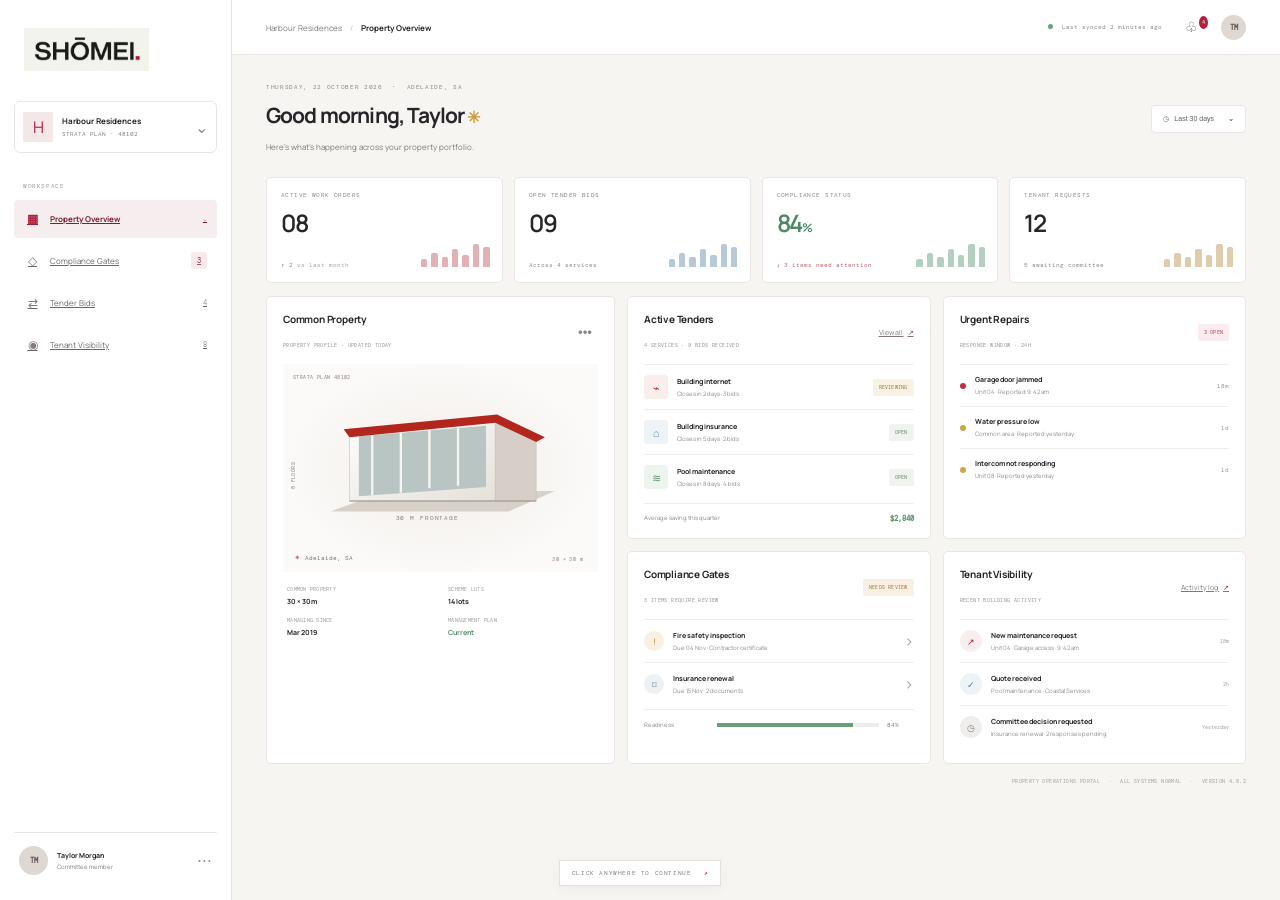
<file: startup-landing-page/index.html>
<!doctype html>
<html lang="en">
  <head>
    <meta charset="UTF-8" />
    <meta name="viewport" content="width=device-width, initial-scale=1.0" />
    <meta name="theme-color" content="#f4f2ed" />
    <meta name="description" content="A familiar property operations dashboard—until you see what comes next." />
    <title>Property Overview — Shōmei</title>
    <link rel="preconnect" href="https://fonts.googleapis.com" />
    <link rel="preconnect" href="https://fonts.gstatic.com" crossorigin />
    <link href="https://fonts.googleapis.com/css2?family=DM+Mono:wght@400;500&family=Manrope:wght@400;500;600;700;800&display=swap" rel="stylesheet" />
    <link rel="stylesheet" href="bait.css" />
  </head>
  <body class="bait-page">
    <aside class="legacy-sidebar">
      <a class="legacy-brand" href="#" aria-label="Shōmei home"><img src="assets/shomei-wordmark.png" alt="Shōmei" /></a>
      <div class="workspace-switch"><span class="workspace-icon">H</span><span><b>Harbour Residences</b><small>STRATA PLAN · 48102</small></span><i>⌄</i></div>
      <p class="side-label">WORKSPACE</p>
      <nav><a class="selected" href="#overview"><span>▦</span>Property Overview <b>⌄</b></a><a href="#compliance"><span>◇</span>Compliance Gates <b class="side-alert">3</b></a><a href="#tenders"><span>⇄</span>Tender Bids <b>4</b></a><a href="#tenants"><span>◉</span>Tenant Visibility <b>8</b></a></nav>
      <div class="side-bottom"><div class="avatar">TM</div><span><b>Taylor Morgan</b><small>Committee member</small></span><i>•••</i></div>
    </aside>
    <div class="legacy-main" id="overview">
      <header class="legacy-topbar"><div><span class="crumb">Harbour Residences</span><span class="crumb-sep">/</span><b>Property Overview</b></div><div class="top-actions"><span class="last-sync"><i></i> Last synced 2 minutes ago</span><button aria-label="Notifications">♧<sup>4</sup></button><div class="avatar small-avatar">TM</div></div></header>
      <main class="dashboard-content">
        <div class="dashboard-heading"><div><p>THURSDAY, 22 OCTOBER 2026 <span>·</span> ADELAIDE, SA</p><h1>Good morning, Taylor <span>✳</span></h1><small>Here’s what’s happening across your property portfolio.</small></div><button class="date-button">◷ &nbsp; Last 30 days <b>⌄</b></button></div>
        <div class="metric-grid">
          <article class="metric-card"><span>ACTIVE WORK ORDERS</span><b>08</b><small class="up">↑ 2 <i>vs last month</i></small><div class="spark spark-red"><i></i><i></i><i></i><i></i><i></i><i></i><i></i></div></article>
          <article class="metric-card"><span>OPEN TENDER BIDS</span><b>09</b><small class="flat">Across 4 services</small><div class="spark spark-blue"><i></i><i></i><i></i><i></i><i></i><i></i><i></i></div></article>
          <article class="metric-card"><span>COMPLIANCE STATUS</span><b class="metric-ready">84<em>%</em></b><small class="down">↓ 3 items need attention</small><div class="spark spark-green"><i></i><i></i><i></i><i></i><i></i><i></i><i></i></div></article>
          <article class="metric-card"><span>TENANT REQUESTS</span><b>12</b><small class="flat">5 awaiting committee</small><div class="spark spark-gold"><i></i><i></i><i></i><i></i><i></i><i></i><i></i></div></article>
        </div>
        <div class="widget-grid">
          <section class="widget property-widget"><div class="widget-title"><div><h2>Common Property</h2><small>PROPERTY PROFILE · UPDATED TODAY</small></div><button>•••</button></div><div class="property-visual"><span class="property-tag">STRATA PLAN 48102</span><svg viewBox="0 0 540 235" role="img" aria-label="Building profile sketch"><defs><linearGradient id="tower" x1="0" x2="1" y1="0" y2="1"><stop stop-color="#fff"/><stop offset="1" stop-color="#e5e0d9"/></linearGradient></defs><path d="M81 192 387 192 466 157 178 157Z" fill="#d7d1c9"/><path d="M114 174V51l250-20v143Z" fill="url(#tower)" stroke="#c8c0b8"/><path d="m364 31 70 33v110h-70Z" fill="#d7cec7" stroke="#c8c0b8"/><path d="M130 63 348 45v105l-218 16Z" fill="#b8c5c3"/><path d="M153 61v103m49-108v104m49-108v100m49-104v100" stroke="#f7f5f1" stroke-width="4"/><path d="M104 51 367 26l82 39-15 8-70-33-250 25Z" fill="#b3261e"/><path d="M114 174h320" stroke="#9a9087" stroke-width="2"/><text x="193" y="207" fill="#827a72" font-family="DM Mono,monospace" font-size="10" letter-spacing="1.5">30 M FRONTAGE</text></svg><div class="dimension dimension-width">30 × 30 m</div><div class="dimension dimension-height">8 FLOORS</div><div class="map-dot">⌖ <span>Adelaide, SA</span></div></div><div class="property-facts"><div><small>COMMON PROPERTY</small><b>30 × 30m</b></div><div><small>SCHEME LOTS</small><b>14 lots</b></div><div><small>MANAGING SINCE</small><b>Mar 2019</b></div><div><small>MANAGEMENT PLAN</small><b class="green-dot">Current</b></div></div></section>
          <section class="widget tender-widget" id="tenders"><div class="widget-title"><div><h2>Active Tenders</h2><small>4 SERVICES · 9 BIDS RECEIVED</small></div><a href="#tenders">View all <span>↗</span></a></div><div class="tender-row"><span class="service-icon red-icon">⌁</span><div><b>Building internet</b><small>Closes in 2 days · 3 bids</small></div><span class="tender-status reviewing">REVIEWING</span></div><div class="tender-row"><span class="service-icon blue-icon">⌂</span><div><b>Building insurance</b><small>Closes in 5 days · 2 bids</small></div><span class="tender-status open-status">OPEN</span></div><div class="tender-row"><span class="service-icon green-icon">≋</span><div><b>Pool maintenance</b><small>Closes in 8 days · 4 bids</small></div><span class="tender-status open-status">OPEN</span></div><div class="tender-foot">Average saving this quarter <b>$2,840</b></div></section>
          <section class="widget repair-widget"><div class="widget-title"><div><h2>Urgent Repairs</h2><small>RESPONSE WINDOW · 24H</small></div><span class="urgent-count">3 OPEN</span></div><div class="repair-row"><span class="priority-dot"></span><div><b>Garage door jammed</b><small>Unit 04 · Reported 9:42 am</small></div><span class="repair-age">18m</span></div><div class="repair-row"><span class="priority-dot medium"></span><div><b>Water pressure low</b><small>Common area · Reported yesterday</small></div><span class="repair-age">1d</span></div><div class="repair-row"><span class="priority-dot medium"></span><div><b>Intercom not responding</b><small>Unit 08 · Reported yesterday</small></div><span class="repair-age">1d</span></div></section>
          <section class="widget compliance-widget" id="compliance"><div class="widget-title"><div><h2>Compliance Gates</h2><small>3 ITEMS REQUIRE REVIEW</small></div><span class="review-pill">NEEDS REVIEW</span></div><div class="compliance-line"><span class="gate-icon">!</span><div><b>Fire safety inspection</b><small>Due 04 Nov · Contractor certificate</small></div><span>›</span></div><div class="compliance-line"><span class="gate-icon pale-gate">⌑</span><div><b>Insurance renewal</b><small>Due 15 Nov · 2 documents</small></div><span>›</span></div><div class="compliance-meter"><span>Readiness</span><div><i></i></div><b>84%</b></div></section>
          <section class="widget activity-widget" id="tenants"><div class="widget-title"><div><h2>Tenant Visibility</h2><small>RECENT BUILDING ACTIVITY</small></div><a href="#tenants">Activity log <span>↗</span></a></div><div class="activity-row"><span class="activity-symbol">↗</span><div><b>New maintenance request</b><small>Unit 04 · Garage access · 9:42 am</small></div><span>18m</span></div><div class="activity-row"><span class="activity-symbol blue-activity">✓</span><div><b>Quote received</b><small>Pool maintenance · Coastal Services</small></div><span>2h</span></div><div class="activity-row"><span class="activity-symbol gray-activity">◷</span><div><b>Committee decision requested</b><small>Insurance renewal · 2 responses pending</small></div><span>Yesterday</span></div></section>
        </div>
        <div class="legacy-footnote">PROPERTY OPERATIONS PORTAL <span>·</span> ALL SYSTEMS NORMAL <span>·</span> VERSION 4.8.2</div>
      </main>
    </div>
    <div class="click-catcher" role="button" tabindex="0" aria-label="Continue to Shōmei" title="Click anywhere to continue"><span>CLICK ANYWHERE TO CONTINUE <b>↗</b></span></div>
    <section class="transition-screen" aria-live="assertive"><div class="transition-copy"><h2>Just Kidding!<br />Zero Dashboards.</h2><p>Building committees don't want another portal to log into.</p></div></section>
    <script src="bait.js"></script>
  </body>
</html>
</file>
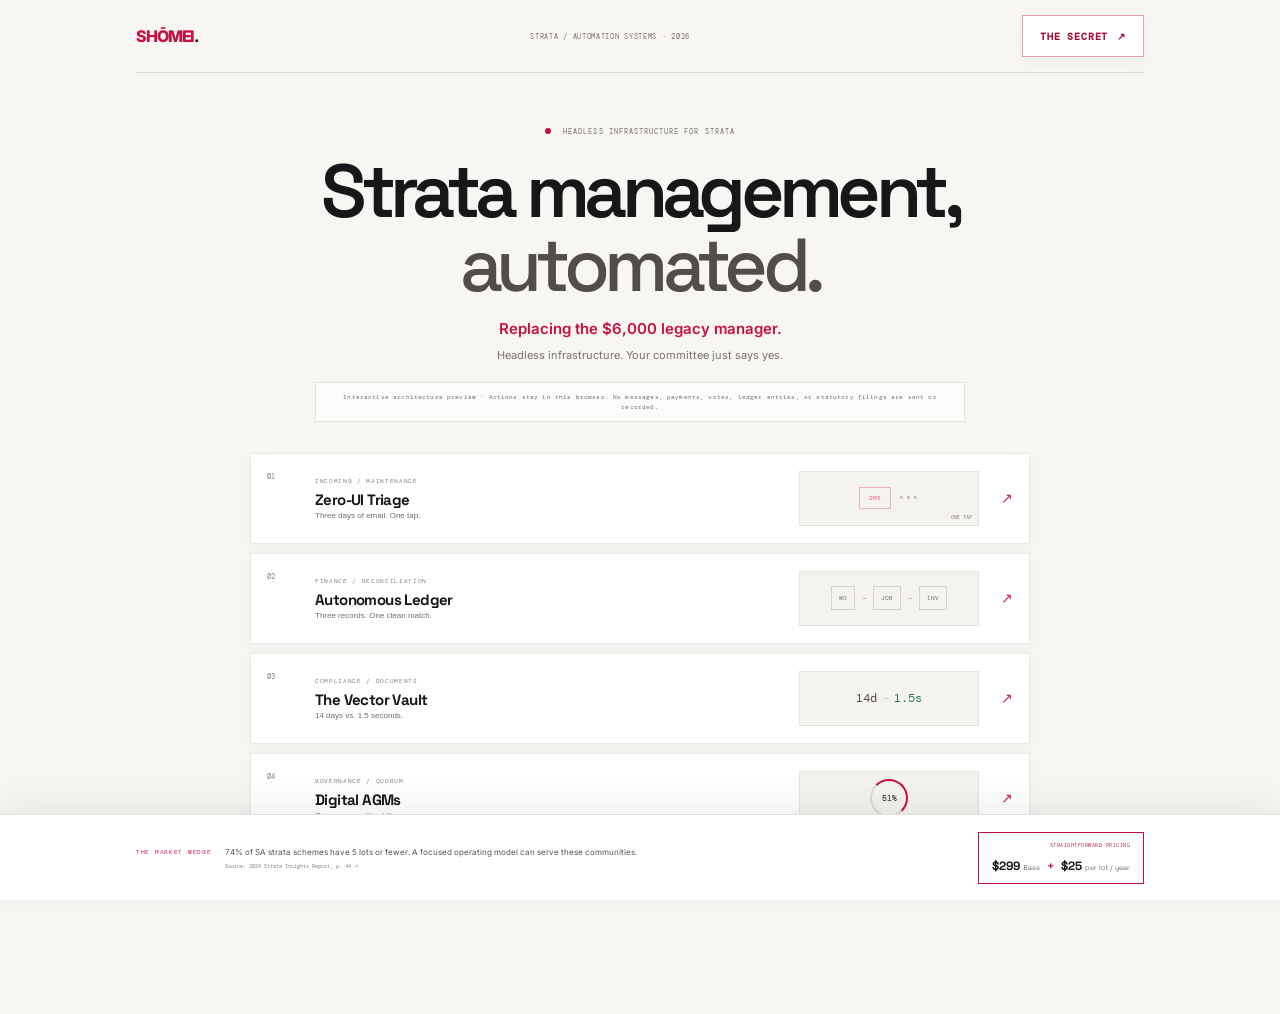
<file: startup-landing-page/hub.html>
<!doctype html>
<html lang="en">
  <head>
    <meta charset="UTF-8" />
    <meta name="viewport" content="width=device-width, initial-scale=1.0" />
    <meta name="theme-color" content="#111013" />
    <meta name="description" content="Explore Shōmei's SMS-first strata operations architecture." />
    <title>Shōmei — Strata management, automated</title>
    <link rel="preconnect" href="https://fonts.googleapis.com" />
    <link rel="preconnect" href="https://fonts.gstatic.com" crossorigin />
    <link href="https://fonts.googleapis.com/css2?family=DM+Mono:wght@400;500&family=Inter:wght@400;500;600;700;800&family=Space+Grotesk:wght@400;500;600;700&display=swap" rel="stylesheet" />
    <link rel="stylesheet" href="hub.css" />
  </head>
  <body>
    <main class="hub-page">
      <header class="hub-header"><a class="hub-wordmark" href="index.html">SHŌMEI<span>.</span></a><span class="hub-index">STRATA / AUTOMATION SYSTEMS <i>·</i> 2026</span><a class="secret-top" href="reveal.html">THE SECRET <span>↗</span></a></header>
      <section class="hub-intro"><p class="eyebrow"><i></i> HEADLESS INFRASTRUCTURE FOR STRATA</p><h1>Strata management,<br /><em>automated.</em></h1><p class="replacement">Replacing the $6,000 legacy manager.</p><p class="hook">Headless infrastructure. Your committee just says yes.</p><div class="preview-note">Interactive architecture preview · Actions stay in this browser. No messages, payments, votes, ledger entries, or statutory filings are sent or recorded.</div></section>
      <section class="pillar-list" aria-label="Explore Shōmei infrastructure pillars">
        <button class="pillar-card" data-open="triage-modal"><span class="pillar-number">01</span><span class="pillar-main"><small>INCOMING / MAINTENANCE</small><strong>Zero-UI Triage</strong><em>Three days of email. One tap.</em></span><span class="pillar-art art-sms"><i>SMS</i><b>•••</b><span>ONE TAP</span></span><span class="pillar-arrow">↗</span></button>
        <button class="pillar-card" data-open="ledger-modal"><span class="pillar-number">02</span><span class="pillar-main"><small>FINANCE / RECONCILIATION</small><strong>Autonomous Ledger</strong><em>Three records. One clean match.</em></span><span class="pillar-art art-ledger"><i>WO</i><b>→</b><i>JOB</i><b>→</b><i>INV</i></span><span class="pillar-arrow">↗</span></button>
        <button class="pillar-card" data-open="vault-modal"><span class="pillar-number">03</span><span class="pillar-main"><small>COMPLIANCE / DOCUMENTS</small><strong>The Vector Vault</strong><em>14 days vs. 1.5 seconds.</em></span><span class="pillar-art art-vault"><i>14d</i><b>→</b><i>1.5s</i></span><span class="pillar-arrow">↗</span></button>
        <button class="pillar-card" data-open="agm-modal"><span class="pillar-number">04</span><span class="pillar-main"><small>GOVERNANCE / QUORUM</small><strong>Digital AGMs</strong><em>Consensus, without the room.</em></span><span class="pillar-art art-agm"><i></i><b>51%</b></span><span class="pillar-arrow">↗</span></button>
      </section>
      <footer class="market-footer"><div class="market-wedge"><b>THE MARKET WEDGE</b><span>74% of SA strata schemes have 5 lots or fewer. A focused operating model can serve these communities.</span><a href="https://vic.strata.community/wp-content/uploads/2025/12/2024-Strata-Insights-Report-Reissue-Oct2025.pdf" target="_blank" rel="noreferrer">Source: 2024 Strata Insights Report, p. 44 ↗</a></div><div class="price-box"><small>STRAIGHTFORWARD PRICING</small><strong>$299 <i>Base</i> <span>+</span> $25 <i>per lot / year</i></strong></div></footer>
    </main>

    <dialog class="feature-modal" id="triage-modal" aria-labelledby="triage-title"><div class="modal-frame"><a class="modal-secret" href="reveal.html">THE SECRET ↗</a><button class="modal-close" aria-label="Close feature">×</button><div class="modal-meta"><span>01 / SMS ENGINE</span><span>ZERO-UI TRIAGE</span></div><h2 id="triage-title">Three days of email.<br /><em>One tap.</em></h2><p class="modal-deck">Maintenance coordination, from one plain-language message.</p><div class="sms-phone"><div class="phone-header"><span>‹</span><b>SHŌMEI <i>·</i> HARBOUR RESIDENCES</b><span>•••</span></div><div class="chat-window" id="chat-window"><div class="chat-time">TODAY · 9:42 AM</div><div class="chat-placeholder">Your building assistant is ready.</div></div><div class="phone-controls"><button class="action-button" id="trigger-maintenance">Trigger Maintenance Workflow <span>↗</span></button><small>PREVIEW ONLY · NO MESSAGE SENT</small></div></div></div></dialog>

    <dialog class="feature-modal" id="ledger-modal" aria-labelledby="ledger-title"><div class="modal-frame wide-frame"><a class="modal-secret" href="reveal.html">THE SECRET ↗</a><button class="modal-close" aria-label="Close feature">×</button><div class="modal-meta"><span>02 / FINANCE SYSTEM</span><span>AUTONOMOUS LEDGER</span></div><h2 id="ledger-title">Three records.<br /><em>One clean match.</em></h2><p class="modal-deck">One pass matches the work order, completion, and contractor invoice.</p><div class="ledger-topbar">SINKING FUND LEDGER <b id="fund-balance">$14,200</b></div><div class="ledger-flow" id="ledger-flow"><article class="ledger-node"><small>01 / WORK ORDER</small><b>WO-204</b><span>Garage door repair</span><strong>$150.00</strong><i>AWAITING MATCH</i></article><div class="match-line"><span></span></div><article class="ledger-node"><small>02 / JOB COMPLETION</small><b>OCT 28</b><span>Status: Complete</span><strong>Committee record</strong><i>AWAITING MATCH</i></article><div class="match-line"><span></span></div><article class="ledger-node"><small>03 / CONTRACTOR INVOICE</small><b>INV-204</b><span>Harbour Locksmith</span><strong>$150.00</strong><i>AWAITING MATCH</i></article><div class="match-stamp" id="match-stamp">MATCH VERIFIED</div></div><button class="action-button" id="reconcile-ledger">Execute EOM Reconciliation <span>↗</span></button><p class="result-note" id="ledger-note">Double-entry flow preview. No ledger entry is posted.</p></div></dialog>

    <dialog class="feature-modal vault-modal" id="vault-modal" aria-labelledby="vault-title"><div class="modal-frame wide-frame"><a class="modal-secret" href="reveal.html">THE SECRET ↗</a><button class="modal-close" aria-label="Close feature">×</button><div class="modal-meta"><span>03 / COMPLIANCE SYSTEM</span><span>THE VECTOR VAULT</span></div><h2 id="vault-title">14 days vs.<br /><em>1.5 seconds.</em></h2><div class="vault-halves"><section class="legacy-side"><small>LEGACY METHOD</small><h3>Statutory Form 3 Request</h3><div class="wait-readout"><strong>14</strong><span>DAYS WAIT</span></div><div class="wait-track"><i></i></div><b class="search-fee">$150 <small>SEARCH FEE</small></b></section><section class="engine-side"><small>SHŌMEI OS / VECTOR QUERY</small><div class="vault-display"><div class="radial-ring" id="radial-ring"><i>◎</i></div><div class="vault-result" id="vault-result"><span>FORM 3</span><b>FORM 3 STATUTORY PACK</b><small>PREVIEW READY · NO FILING OCCURS</small></div></div><button class="hold-query" id="hold-query"><span class="hold-caption">HOLD TO EXECUTE<br />VECTOR QUERY</span><i class="hold-ring"></i></button><div class="vault-metrics"><span>ELAPSED <b id="vault-time">0.0s</b></span><span>FEE <b id="vault-fee">$150.00</b></span></div></section></div><p class="result-note">Complex legal boundaries resolved and formatted instantly. No statutory document is filed.</p></div></dialog>

    <dialog class="feature-modal" id="agm-modal" aria-labelledby="agm-title"><div class="modal-frame wide-frame"><a class="modal-secret" href="reveal.html">THE SECRET ↗</a><button class="modal-close" aria-label="Close feature">×</button><div class="modal-meta"><span>04 / GOVERNANCE SYSTEM</span><span>DIGITAL AGMS</span></div><h2 id="agm-title">Consensus,<br /><em>without the room.</em></h2><p class="modal-deck">See how an asynchronous vote could reach quorum.</p><div class="agm-dashboard"><aside class="agm-metric"><small>SCHEDULE B FEES SAVED</small><b id="fees-counter">$0</b><i>ILLUSTRATIVE SAVING</i></aside><div class="quorum-center"><div class="quorum-ring"><svg viewBox="0 0 260 260" aria-hidden="true"><circle class="quorum-track" cx="130" cy="130" r="112"/><circle class="quorum-progress" id="quorum-progress" cx="130" cy="130" r="112"/></svg><div><small>MEETING QUORUM</small><b id="quorum-percent">0%</b><strong id="quorum-message">AWAITING VOTES</strong></div></div><div class="incoming-votes" id="incoming-votes"></div></div><aside class="agm-metric owners-metric"><small>OWNERS INVITED</small><b>10</b><i>SCHEME MEMBERS</i></aside></div><button class="action-button" id="dispatch-polls">Dispatch Polling Links <span>↗</span></button><p class="result-note">Sample response sequence · no links are sent and no owner votes are recorded.</p></div></dialog>
    <script src="hub.js"></script>
  </body>
</html>
</file>
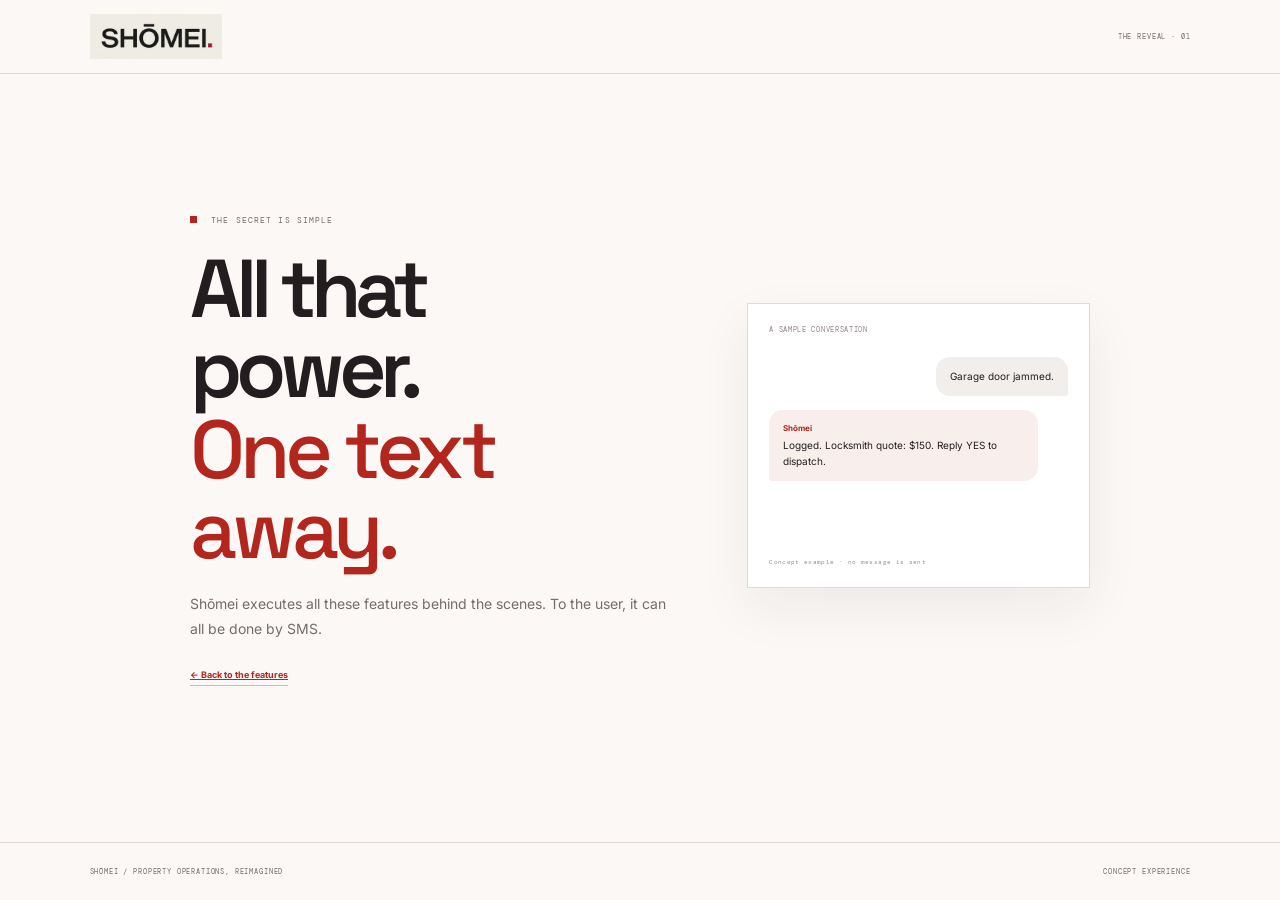
<file: startup-landing-page/reveal.html>
<!doctype html>
<html lang="en">
  <head>
    <meta charset="UTF-8" />
    <meta name="viewport" content="width=device-width, initial-scale=1.0" />
    <meta name="theme-color" content="#fbf8f5" />
    <meta name="description" content="The secret behind Shōmei: powerful property operations, all through SMS." />
    <title>Shōmei — The secret</title>
    <link rel="preconnect" href="https://fonts.googleapis.com" />
    <link rel="preconnect" href="https://fonts.gstatic.com" crossorigin />
    <link href="https://fonts.googleapis.com/css2?family=DM+Mono:wght@400;500&family=Inter:wght@400;500;600;700;800&family=Space+Grotesk:wght@400;500;600;700&display=swap" rel="stylesheet" />
    <link rel="stylesheet" href="reveal.css" />
  </head>
  <body>
    <header><a href="index.html" aria-label="Back to Shōmei landing page"><img src="assets/shomei-wordmark.png" alt="Shōmei" /></a><span>THE REVEAL <i>·</i> 01</span></header>
    <main>
      <p class="eyebrow"><span></span> THE SECRET IS SIMPLE</p>
      <h1>All that power.<br /><em>One text away.</em></h1>
      <p class="lede">Shōmei executes all these features behind the scenes. To the user, it can all be done by SMS.</p>
      <div class="message-card" aria-label="Example SMS conversation">
        <span class="message-label">A SAMPLE CONVERSATION</span>
        <div class="message user">Garage door jammed.</div>
        <div class="message reply"><b>Shōmei</b>Logged. Locksmith quote: $150. Reply YES to dispatch.</div>
        <small>Concept example · no message is sent</small>
      </div>
      <a class="back-link" href="hub.html">← Back to the features</a>
    </main>
    <footer><span>SHŌMEI / PROPERTY OPERATIONS, REIMAGINED</span><span>CONCEPT EXPERIENCE</span></footer>
  </body>
</html>
</file>
<file: startup-landing-page/bait.css>
:root{--ink:#272429;--muted:#827c80;--line:#e9e6e3;--paper:#f6f5f2;--red:#b31e3d;--sans:'Manrope',Arial,sans-serif;--mono:'DM Mono',monospace}*{box-sizing:border-box}html,body{margin:0;min-height:100%;font-family:var(--sans);color:var(--ink);background:var(--paper)}body{min-height:100vh;display:flex}.legacy-sidebar{position:fixed;inset:0 auto 0 0;width:232px;background:#fff;border-right:1px solid var(--line);padding:25px 14px;display:flex;flex-direction:column;z-index:1}.legacy-brand{display:block;width:125px;margin:3px 0 30px 10px}.legacy-brand img{width:100%;display:block;mix-blend-mode:multiply}.workspace-switch{display:flex;align-items:center;gap:9px;padding:10px 8px;border:1px solid var(--line);border-radius:6px}.workspace-icon{width:30px;height:30px;display:grid;place-items:center;background:#f3e7e7;color:var(--red);font:700 12px var(--serif)}.workspace-switch b,.workspace-switch small{display:block}.workspace-switch b{font-size:8px}.workspace-switch small{font:6px var(--mono);color:var(--muted);margin-top:4px}.workspace-switch i{margin-left:auto;color:#8e8786;font-style:normal}.side-label{font:6px var(--mono);letter-spacing:.1em;color:#9d9695;margin:29px 9px 10px}.legacy-sidebar nav{display:grid;gap:4px}.legacy-sidebar nav a{height:38px;padding:0 10px;display:flex;align-items:center;gap:9px;color:#6d6668;font-size:8px;border-radius:4px}.legacy-sidebar nav a>span{width:17px;text-align:center;font-size:12px;color:#81797a}.legacy-sidebar nav a>b{margin-left:auto;font:7px var(--mono);color:#9b9091}.legacy-sidebar nav a .side-alert{color:var(--red);background:#f8e9eb;padding:4px 6px;border-radius:3px}.legacy-sidebar nav a.selected{background:#f6eeee;color:#7f202f;font-weight:700}.legacy-sidebar nav a.selected>span{color:var(--red)}.side-bottom{margin-top:auto;padding:13px 5px 0;border-top:1px solid var(--line);display:flex;align-items:center;gap:9px}.avatar{width:29px;height:29px;display:grid;place-items:center;border-radius:50%;background:#ded7d2;color:#625856;font:700 7px var(--mono)}.side-bottom b,.side-bottom small{display:block}.side-bottom b{font-size:7px}.side-bottom small{font-size:6px;color:var(--muted);margin-top:3px}.side-bottom i{margin-left:auto;font:8px var(--mono);color:#8e8786}.legacy-main{margin-left:232px;width:calc(100% - 232px);min-height:100vh}.legacy-topbar{height:55px;padding:0 34px;background:#fff;border-bottom:1px solid var(--line);display:flex;justify-content:space-between;align-items:center;font-size:8px}.crumb{color:#7f7878}.crumb-sep{padding:0 8px;color:#c2babb}.legacy-topbar b{font-weight:700}.top-actions{display:flex;align-items:center;gap:17px}.last-sync{font:6px var(--mono);color:#8d8586}.last-sync i{display:inline-block;width:5px;height:5px;border-radius:50%;background:#65a47d;margin-right:5px}.top-actions button{position:relative;background:none;border:0;color:#625a5b;font-size:14px}.top-actions sup{position:absolute;top:-2px;right:-4px;background:var(--red);color:white;border-radius:50%;font:5px var(--mono);padding:3px}.small-avatar{width:25px;height:25px}.dashboard-content{max-width:1490px;margin:auto;padding:28px 34px 45px}.dashboard-heading{display:flex;justify-content:space-between;align-items:center;margin-bottom:22px}.dashboard-heading p{font:6px var(--mono);letter-spacing:.11em;color:#8c8383;margin:0 0 10px}.dashboard-heading p span{color:var(--red);padding:0 5px}.dashboard-heading h1{font-size:21px;letter-spacing:-.04em;margin:0 0 4px}.dashboard-heading h1 span{font-size:16px;color:#d19c41}.dashboard-heading small{font-size:8px;color:#817879}.date-button{background:#fff;border:1px solid var(--line);border-radius:4px;padding:9px 11px;font-size:7px;color:#625b5e}.date-button b{margin-left:12px}.metric-grid{display:grid;grid-template-columns:repeat(4,1fr);gap:11px;margin-bottom:13px}.metric-card{height:106px;background:#fff;border:1px solid var(--line);border-radius:5px;padding:13px 14px;position:relative;overflow:hidden}.metric-card>span{display:block;font:6px var(--mono);letter-spacing:.07em;color:#8c8383}.metric-card>b{display:block;font:600 24px var(--sans);margin-top:7px;letter-spacing:-.05em}.metric-card>b.metric-ready{color:#4f8866}.metric-card em{font-size:12px;font-style:normal}.metric-card small{position:absolute;left:14px;bottom:13px;font:6px var(--mono)}.metric-card small i{font-style:normal;color:#aaa1a1}.up{color:#6b9a78}.down{color:#bb6270}.flat{color:#8e8586}.spark{position:absolute;right:12px;bottom:15px;width:69px;height:27px;display:flex;align-items:end;gap:4px}.spark i{flex:1;background:#c9717a;height:30%;opacity:.55;border-radius:2px 2px 0 0}.spark i:nth-child(2){height:52%}.spark i:nth-child(3){height:38%}.spark i:nth-child(4){height:68%}.spark i:nth-child(5){height:46%}.spark i:nth-child(6){height:85%}.spark i:nth-child(7){height:75%}.spark-blue i{background:#7b9db7}.spark-green i{background:#77a68a}.spark-gold i{background:#c5a26a}.widget-grid{display:grid;grid-template-columns:1.15fr 1fr 1fr;gap:12px}.widget{background:#fff;border:1px solid var(--line);border-radius:5px;padding:15px 16px;min-width:0}.property-widget{grid-row:span 2}.widget-title{display:flex;align-items:center;justify-content:space-between;margin-bottom:12px}.widget-title h2{font-size:10px;margin:0 0 4px;letter-spacing:-.02em}.widget-title small{font:5px var(--mono);letter-spacing:.08em;color:#968d8d}.widget-title button{border:0;background:none;color:#8f8586}.widget-title>a{font-size:7px;color:#827778}.widget-title>a span{color:var(--red);margin-left:4px}.property-visual{height:208px;position:relative;background:radial-gradient(ellipse at center,#f2ece8,#fbfaf8 70%);overflow:hidden}.property-visual svg{width:100%;height:100%}.property-tag{position:absolute;top:10px;left:10px;font:5px var(--mono);letter-spacing:.08em;color:#8d7877;z-index:1}.dimension{position:absolute;font:5px var(--mono);letter-spacing:.08em;color:#8d7877}.dimension-width{bottom:9px;right:15px}.dimension-height{left:7px;top:47% ;writing-mode:vertical-rl;transform:rotate(180deg)}.map-dot{position:absolute;bottom:9px;left:12px;font:8px var(--mono);color:var(--red)}.map-dot span{font:6px var(--mono);color:#796f70}.property-facts{display:grid;grid-template-columns:1fr 1fr;gap:11px 15px;padding:14px 4px 2px}.property-facts small,.property-facts b{display:block}.property-facts small{font:5px var(--mono);letter-spacing:.05em;color:#9b9292}.property-facts b{font-size:7px;margin-top:4px}.property-facts .green-dot{color:#57906b}.tender-row,.repair-row,.compliance-line,.activity-row{display:flex;align-items:center;gap:9px;padding:10px 0;border-top:1px solid #f0edeb}.tender-row>div,.repair-row>div,.compliance-line>div,.activity-row>div{min-width:0;flex:1}.tender-row b,.repair-row b,.compliance-line b,.activity-row b{display:block;font-size:7px}.tender-row small,.repair-row small,.compliance-line small,.activity-row small{display:block;font-size:6px;color:#92898a;margin-top:4px}.service-icon{height:24px;width:24px;display:grid;place-items:center;background:#f9eded;border-radius:4px;font-size:11px}.red-icon{color:#b3261e}.blue-icon{color:#638ba7;background:#edf3f6}.green-icon{color:#639270;background:#edf4ee}.tender-status,.urgent-count,.review-pill{font:5px var(--mono);letter-spacing:.04em;padding:5px 6px;border-radius:2px;white-space:nowrap}.reviewing{color:#9c762b;background:#f8f2e5}.open-status{color:#61866a;background:#eff5ee}.tender-foot{display:flex;justify-content:space-between;border-top:1px solid #f0edeb;margin-top:4px;padding-top:10px;font-size:6px;color:#8f8586}.tender-foot b{color:#5b936b;font:700 7px var(--mono)}.urgent-count{background:#fbecef;color:#ae3446}.priority-dot{height:6px;width:6px;border-radius:50%;background:#bd3044}.priority-dot.medium{background:#d0a448}.repair-age{font:6px var(--mono);color:#9b9090}.compliance-widget{grid-column:2}.review-pill{color:#ab7430;background:#f8f0e4}.gate-icon{height:20px;width:20px;display:grid;place-items:center;color:#b27d31;background:#f8f0e1;border-radius:50%;font-size:9px}.pale-gate{color:#6f8492;background:#edf1f3}.compliance-line>span:last-child{color:#a89d9d}.compliance-meter{display:grid;grid-template-columns:65px 1fr 27px;gap:8px;align-items:center;border-top:1px solid #f0edeb;padding-top:11px;margin-top:4px;font-size:6px;color:#8f8586}.compliance-meter>div{height:4px;background:#efedeb}.compliance-meter i{display:block;width:84%;height:100%;background:#6b9d77}.compliance-meter>b{font:6px var(--mono);color:#5e916b}.activity-widget{grid-column:3;grid-row:2}.activity-symbol{width:22px;height:22px;display:grid;place-items:center;background:#f8eeee;color:var(--red);font-size:9px;border-radius:50%}.blue-activity{color:#5283a3;background:#edf3f6}.gray-activity{color:#82797a;background:#f0eeed}.activity-row>span:last-child{font:5px var(--mono);color:#a29a9a;white-space:nowrap}.legacy-footnote{margin-top:14px;text-align:right;color:#a19998;font:5px var(--mono);letter-spacing:.08em}.legacy-footnote span{padding:0 5px;color:#c8bfc0}.click-catcher{position:fixed;z-index:5;inset:0;cursor:pointer;display:flex;align-items:end;justify-content:center;padding:0 0 14px;background:transparent}.click-catcher span{font:6px var(--mono);letter-spacing:.1em;color:#817a78;background:#fff;padding:8px 12px;border:1px solid #e5dfdb;box-shadow:0 3px 12px #201b190a}.click-catcher b{color:var(--red);margin-left:8px}.transition-screen{position:fixed;z-index:10;inset:0;background:#000;display:grid;place-items:center;color:white;opacity:0;visibility:hidden;transition:opacity .28s ease,visibility .28s}.transition-copy{text-align:center;padding:30px;transform:translateY(12px);transition:transform .5s ease}.transition-copy h2{font-size:clamp(44px,9vw,112px);line-height:.95;letter-spacing:-.08em;margin:0 0 18px}.transition-copy p{font-size:clamp(12px,1.8vw,19px);color:#858585;margin:0}.bait-page.is-transitioning .click-catcher{display:none}.bait-page.is-transitioning .legacy-main,.bait-page.is-transitioning .legacy-sidebar{animation:screen-shatter .7s cubic-bezier(.2,.7,.1,1) forwards}.bait-page.is-transitioning .transition-screen{opacity:1;visibility:visible;transition-delay:.65s}.bait-page.is-transitioning .transition-copy{transform:translateY(0);transition-delay:.75s}@keyframes screen-shatter{to{opacity:0;filter:blur(8px);transform:scale(1.025) rotate(-.5deg)}}@media(max-width:1080px){.legacy-sidebar{width:195px}.legacy-main{margin-left:195px;width:calc(100% - 195px)}.widget-grid{grid-template-columns:1fr 1fr}.property-widget{grid-row:span 2}.compliance-widget,.activity-widget{grid-column:auto;grid-row:auto}.metric-grid{grid-template-columns:repeat(2,1fr)}}@media(max-width:700px){.legacy-sidebar{width:60px;padding:15px 7px}.legacy-brand{width:43px;margin:5px auto 22px}.workspace-switch{justify-content:center;padding:7px 4px}.workspace-switch>span:not(.workspace-icon),.workspace-switch>i,.side-label,.legacy-sidebar nav a:not(.selected){display:none}.workspace-icon{width:29px}.legacy-sidebar nav a.selected{font-size:0;justify-content:center;padding:0}.legacy-sidebar nav a.selected>span{font-size:13px}.side-bottom{justify-content:center}.side-bottom>span,.side-bottom>i{display:none}.legacy-main{margin-left:60px;width:calc(100% - 60px)}.legacy-topbar{height:45px;padding:0 12px;font-size:6px}.top-actions{gap:8px}.last-sync{display:none}.dashboard-content{padding:19px 12px 35px}.dashboard-heading{align-items:flex-start}.dashboard-heading h1{font-size:17px}.dashboard-heading small{font-size:7px}.dashboard-heading p{font-size:5px}.date-button{font-size:6px;padding:8px 6px;white-space:nowrap}.metric-grid{gap:6px}.metric-card{height:88px;padding:10px}.metric-card>span{font-size:5px}.metric-card>b{font-size:20px}.metric-card small{left:10px;bottom:10px;font-size:5px}.spark{width:40px;right:7px;opacity:.6}.widget-grid{grid-template-columns:1fr;gap:8px}.widget{padding:12px}.property-widget{grid-row:auto}.property-visual{height:190px}.property-facts{gap:9px}.compliance-widget,.activity-widget{grid-column:auto}.widget-title h2{font-size:9px}.tender-row b,.repair-row b,.compliance-line b,.activity-row b{font-size:7px}.legacy-footnote{font-size:4px}.transition-copy h2{font-size:clamp(39px,12vw,72px)}.transition-copy p{font-size:12px;max-width:300px;line-height:1.5}}

.bait-page.is-transitioning .metric-card,.bait-page.is-transitioning .widget{animation:widget-shatter .65s cubic-bezier(.18,.7,.15,1) forwards}.bait-page.is-transitioning .widget:nth-child(2n){animation-delay:.05s}.bait-page.is-transitioning .widget:nth-child(3n){animation-delay:.1s}.bait-page.is-transitioning .metric-card:nth-child(even){animation-delay:.08s}@keyframes widget-shatter{to{opacity:0;filter:blur(4px);transform:translate3d(0,-24px,0) rotateX(5deg) scale(.98)}}
em{font-style:normal}
</file>
<file: startup-landing-page/hub.css>
:root{--bg:#111013;--panel:#19171b;--paper:#f4f1ed;--muted:#aaa5a7;--red:#d32248;--green:#70df9b;--line:#ffffff20;--sans:'Manrope',Arial,sans-serif;--mono:'DM Mono',monospace;--serif:Georgia,serif}*{box-sizing:border-box}html{scroll-behavior:smooth}body{margin:0;background:var(--bg);color:var(--paper);font-family:var(--sans);-webkit-font-smoothing:antialiased}.hub-page{max-width:1080px;margin:auto;padding:0 36px 170px}.hub-header{height:73px;display:flex;align-items:center;justify-content:space-between;border-bottom:1px solid #ffffff17}.hub-wordmark{font-size:16px;font-weight:800;letter-spacing:-.07em;color:var(--red);text-decoration:none}.hub-wordmark span{color:#f4f1ed}.hub-index{font:7px var(--mono);letter-spacing:.1em;color:#888286}.hub-index i{color:var(--red);font-style:normal}.secret-top{font:7px var(--mono);letter-spacing:.08em;color:#aaa5a7;text-decoration:none;border-bottom:1px solid #d3224855;padding:5px 0}.secret-top span{color:var(--red);margin-left:4px}.hub-intro{text-align:center;padding:54px 0 31px}.eyebrow{font:7px var(--mono);letter-spacing:.15em;color:#aaa1a3;margin:0 0 18px}.eyebrow i{display:inline-block;width:6px;height:6px;border-radius:50%;background:var(--red);margin-right:7px}.hub-intro h1{font-size:clamp(42px,7vw,75px);line-height:.99;letter-spacing:-.075em;font-weight:600;margin:0}.hub-intro h1 em{font-family:var(--serif);font-weight:400;color:#f2ecea}.replacement{font:600 clamp(11px,1.7vw,15px) var(--sans);color:#e1415e;margin:16px 0 10px}.hook{font-size:11px;color:#bbb5b7;margin:0}.preview-note{display:inline-block;max-width:650px;margin-top:20px;padding:9px 13px;border:1px solid #ffffff15;background:#ffffff06;color:#a9a2a5;font:6px/1.7 var(--mono);letter-spacing:.025em}.pillar-list{display:flex;flex-direction:column;gap:9px;max-width:780px;margin:0 auto}.pillar-card{width:100%;min-height:91px;padding:13px 16px;display:grid;grid-template-columns:36px 1fr 180px 22px;gap:12px;align-items:center;text-align:left;background:linear-gradient(100deg,#1c1a1e,#171519);border:1px solid #ffffff19;color:var(--paper);cursor:pointer;transition:transform .2s,border-color .2s,background .2s}.pillar-card:hover,.pillar-card:focus-visible{outline:none;transform:translateY(-2px);border-color:#d3224880;background:linear-gradient(100deg,#24191e,#19171b)}.pillar-number{align-self:start;padding-top:5px;color:#817a7e;font:7px var(--mono)}.pillar-main small,.pillar-main strong,.pillar-main em{display:block}.pillar-main small{font:6px var(--mono);letter-spacing:.11em;color:#8e878b}.pillar-main strong{font-size:15px;letter-spacing:-.04em;margin:5px 0 2px}.pillar-main em{font-size:8px;color:#aaa3a6;font-style:normal}.pillar-art{height:55px;display:flex;justify-content:center;align-items:center;gap:7px;border:1px solid #ffffff10;background:#ffffff04;color:#898084;font:6px var(--mono)}.art-sms{position:relative}.art-sms i{font-style:normal;border:1px solid #d322484f;padding:6px 9px;color:#e65a75}.art-sms b{font-weight:400;font-size:11px;color:#b9b1b5}.art-sms span{position:absolute;right:6px;bottom:4px;color:#686166;font-size:5px}.art-ledger i{font-style:normal;border:1px solid #ffffff25;padding:7px}.art-ledger b{font-weight:400;color:#d32248}.art-vault i{font-style:normal;font-size:12px;color:#d2cace}.art-vault i:last-child{color:var(--green)}.art-vault b{color:#81787b}.art-agm{position:relative}.art-agm i{width:38px;height:38px;border-radius:50%;border:2px solid #393438;border-top-color:#d32248;border-right-color:#d32248}.art-agm b{position:absolute;color:#e8e2df;font:8px var(--mono)}.pillar-arrow{color:#d32248;font-size:14px;text-align:right}.market-footer{position:fixed;z-index:4;left:0;right:0;bottom:0;min-height:86px;padding:15px max(calc((100vw - 1080px)/2 + 36px),36px);display:flex;justify-content:space-between;align-items:center;gap:24px;background:#0b0a0c;border-top:1px solid #ffffff20;box-shadow:0 -12px 35px #0008}.market-wedge{max-width:590px;display:grid;grid-template-columns:auto 1fr;gap:5px 13px;align-items:center}.market-wedge>b{font:6px var(--mono);letter-spacing:.12em;color:#e25a72}.market-wedge>span{font-size:8px;line-height:1.5;color:#bbb4b6}.market-wedge>a{grid-column:2;color:#777174;font:5px var(--mono);text-decoration:none}.market-wedge>a:hover{color:#ddd}.price-box{white-space:nowrap;border:1px solid #d32248;padding:9px 13px;text-align:right}.price-box small{display:block;color:#c85870;font:5px var(--mono);letter-spacing:.1em;margin-bottom:5px}.price-box strong{font-size:12px;color:#fff}.price-box strong i{font-size:7px;color:#a9a1a4;font-style:normal;font-weight:400}.price-box strong span{color:#d32248;padding:0 4px}.feature-modal{position:fixed;inset:0;width:100vw;height:100vh;max-width:none;max-height:none;margin:0;border:0;padding:0;background:radial-gradient(ellipse at 50% 12%,#24191f,#111013 56%);color:var(--paper);overflow:auto}.feature-modal[open]{display:block;animation:modal-in .28s ease-out}.feature-modal::backdrop{background:#000b;backdrop-filter:blur(4px)}@keyframes modal-in{from{opacity:0;transform:translateY(8px)}to{opacity:1;transform:none}}.modal-frame{position:relative;min-height:100%;max-width:900px;margin:auto;padding:44px 32px 52px;display:flex;flex-direction:column;align-items:center}.wide-frame{max-width:1050px}.modal-close{position:fixed;right:27px;top:22px;width:37px;height:37px;border:1px solid #ffffff30;border-radius:50%;background:#ffffff08;color:#fff;font-size:21px;cursor:pointer}.modal-close:hover{background:#d32248;border-color:#d32248}.modal-meta{width:100%;display:flex;justify-content:space-between;color:#968e92;font:6px var(--mono);letter-spacing:.13em}.modal-frame h2{text-align:center;font-size:clamp(35px,5.8vw,59px);letter-spacing:-.075em;line-height:.99;margin:24px 0 9px}.modal-frame h2 em{font-family:var(--serif);font-weight:400;color:#e34b67}.modal-deck{text-align:center;font-size:9px;color:#aaa2a5;margin:0 0 23px}.sms-phone{width:min(410px,100%);height:min(590px,67vh);min-height:405px;border:1px solid #ffffff28;border-radius:28px;background:#171519;display:flex;flex-direction:column;overflow:hidden;box-shadow:0 22px 80px #0009}.phone-header{height:48px;padding:0 15px;display:flex;align-items:center;justify-content:space-between;border-bottom:1px solid #ffffff13;color:#cbc4c6;font:6px var(--mono);letter-spacing:.08em}.phone-header i{color:#d32248;font-style:normal}.chat-window{flex:1;padding:17px;display:flex;flex-direction:column;gap:12px;overflow:auto}.chat-time{text-align:center;color:#766f73;font:5px var(--mono);letter-spacing:.1em}.chat-placeholder{align-self:center;margin:auto;color:#655e62;font-size:8px}.chat-bubble{max-width:86%;padding:11px 13px;border-radius:13px;font-size:9px;line-height:1.6;animation:rise-in .32s ease-out both}.chat-user{align-self:flex-end;background:#39363a;color:#f7f2ef;border-bottom-right-radius:3px}.chat-system{align-self:flex-start;background:#481924;border:1px solid #a92342;color:#fff1f2;border-bottom-left-radius:3px}.chat-system small{display:block;font:6px var(--mono);color:#d7b9bf;margin-top:8px}.chat-actions{display:flex;gap:7px;margin-top:10px}.chat-actions button{padding:7px 17px;border:1px solid #ffffff35;background:#fff;color:#211c1d;font:700 7px var(--mono);cursor:pointer}.chat-actions button:last-child{background:transparent;color:#fff}.chat-confirm{align-self:flex-start;color:#bbebc9;background:#1b3425;border:1px solid #396847;border-radius:10px;padding:9px 11px;font-size:8px;animation:rise-in .3s both}.phone-controls{padding:12px;border-top:1px solid #ffffff13}.action-button{width:min(460px,100%);min-height:42px;margin:0 auto;display:flex;align-items:center;justify-content:space-between;padding:0 15px;border:1px solid #e03b5b;background:#d32248;color:#fff;font:700 8px var(--sans);cursor:pointer;transition:background .2s,transform .2s}.action-button:hover:not(:disabled){background:#ed3154;transform:translateY(-1px)}.action-button:disabled{opacity:.65;cursor:default}.action-button span{font-size:13px}.phone-controls small{display:block;text-align:center;margin-top:8px;color:#8b8286;font:5px var(--mono);letter-spacing:.1em}.wide-frame .action-button{margin-top:15px}.ledger-topbar{width:100%;margin-top:25px;padding:12px 15px;background:#211e22;border:1px solid #ffffff19;display:flex;justify-content:space-between;align-items:center;font:7px var(--mono);letter-spacing:.08em;color:#aaa2a5}.ledger-topbar b{font-size:15px;color:#fff;letter-spacing:-.04em}.ledger-flow{width:100%;margin-top:20px;display:grid;grid-template-columns:1fr 36px 1fr 36px 1fr;align-items:center;position:relative}.ledger-node{min-height:157px;position:relative;display:flex;flex-direction:column;padding:15px 13px;background:#1d1a1f;border:1px solid #ffffff23;transition:all .45s ease}.ledger-node small{font:5px var(--mono);letter-spacing:.1em;color:#9f969a}.ledger-node b{margin-top:18px;font:700 15px var(--mono);color:#fff}.ledger-node span{margin-top:5px;font-size:7px;color:#bbb3b6}.ledger-node strong{margin-top:14px;color:#e8dfe1;font:700 9px var(--mono)}.ledger-node i{margin-top:auto;color:#82787c;font:5px var(--mono);font-style:normal;letter-spacing:.08em}.ledger-node.verified{background:#173020;border-color:#70df9b;box-shadow:0 0 24px #70df9b29}.ledger-node.verified i{color:#94f2b4}.match-line{height:2px;background:#3b373d;position:relative;overflow:hidden}.match-line span{display:block;width:0;height:100%;background:var(--green);box-shadow:0 0 10px var(--green)}.ledger-flow.reconciling .match-line span{width:100%;transition:width .65s ease}.match-stamp{position:absolute;top:50%;left:50%;transform:translate(-50%,-50%) rotate(-7deg) scale(1.4);padding:10px 15px;border:2px solid var(--green);color:var(--green);background:#112116;font:800 11px var(--mono);letter-spacing:.08em;opacity:0;pointer-events:none}.ledger-flow.matched .match-stamp{animation:stamp-show .4s .6s forwards}.result-note{max-width:700px;margin:11px auto 0;text-align:center;color:#958c90;font:6px/1.6 var(--mono)}.vault-halves{width:100%;margin-top:22px;border:1px solid #ffffff1c;display:grid;grid-template-rows:1fr 1fr}.legacy-side,.engine-side{position:relative;padding:16px 19px;display:grid;grid-template-columns:1fr 1fr;gap:10px 20px;align-items:center}.legacy-side{background:#1a1417;border-bottom:1px solid #ffffff20}.legacy-side>small,.engine-side>small{grid-column:1/3;color:#a79b9f;font:6px var(--mono);letter-spacing:.1em}.legacy-side h3{margin:0;color:#e4566c;font-size:13px;grid-column:1/3}.wait-readout{display:flex;align-items:baseline;gap:7px;color:#dd5367}.wait-readout strong{font-size:36px;letter-spacing:-.08em}.wait-readout span{font:7px var(--mono)}.wait-track{height:5px;background:#472630}.wait-track i{display:block;width:13%;height:100%;background:#d32248}.search-fee{font:700 13px var(--mono);color:#f1dfe1}.search-fee small{font:5px var(--mono);color:#ae999d}.engine-side{background:#171519;grid-template-columns:1fr 1fr auto}.engine-side>small{grid-column:1/4}.vault-display{grid-column:1;grid-row:2/4;position:relative;min-height:120px;display:grid;place-items:center}.radial-ring{width:116px;height:116px;border-radius:50%;border:2px solid #3e383d;display:grid;place-items:center;color:#d32248;font-size:28px;position:relative}.radial-ring::before{content:"";position:absolute;inset:-2px;border-radius:50%;border:2px solid transparent;border-top-color:#d32248;border-right-color:#d32248;transform:rotate(-45deg);opacity:0}.radial-ring.running::before{opacity:1;animation:ring-spin 1.5s linear infinite}.radial-ring.complete{border-color:#70df9b;color:#70df9b;box-shadow:0 0 25px #70df9b2a}.vault-result{position:absolute;left:50%;top:50%;transform:translate(-50%,-50%) scale(.7);width:145px;padding:10px 8px;background:#f0ece8;color:#282326;border:1px solid #d32248;display:flex;flex-direction:column;align-items:center;gap:5px;opacity:0;pointer-events:none;text-align:center}.vault-result.visible{animation:doc-pop .42s cubic-bezier(.16,.84,.3,1.3) forwards}.vault-result span{border:1px solid #ad263d;color:#ad263d;padding:4px 9px;font:700 8px var(--mono)}.vault-result b{font:700 5px var(--mono)}.vault-result small{font:5px var(--mono);color:#8b7e81}.hold-query{grid-column:2;grid-row:2/4;position:relative;width:164px;height:72px;border:1px solid #d32248;background:#23171c;color:#fff;cursor:pointer;touch-action:none;overflow:hidden}.hold-query:hover{background:#351a23}.hold-caption{position:relative;z-index:2;font:700 7px/1.6 var(--mono);letter-spacing:.06em}.hold-ring{position:absolute;left:50%;top:50%;width:34px;height:34px;border:2px solid #e12d50;border-radius:50%;transform:translate(-50%,-50%) scale(.4);opacity:0;pointer-events:none}.hold-query.is-holding .hold-ring{animation:hold-radial 1.5s linear forwards}.vault-metrics{grid-column:3;grid-row:2/4;display:flex;flex-direction:column;gap:13px;color:#948b8e;font:5px var(--mono)}.vault-metrics b{display:block;color:#fff;font-size:11px;margin-top:4px}.vault-metrics .free{color:var(--green)}.agm-dashboard{width:100%;min-height:310px;margin-top:12px;display:grid;grid-template-columns:1fr 1.5fr 1fr;align-items:center;gap:16px;position:relative}.agm-metric{display:flex;flex-direction:column;gap:5px}.agm-metric small{font:6px var(--mono);letter-spacing:.09em;color:#a59ca0}.agm-metric b{font-size:33px;letter-spacing:-.08em}.agm-metric i{font:5px var(--mono);color:#82797d;font-style:normal}.owners-metric{text-align:right}.quorum-center{position:relative;display:grid;place-items:center}.quorum-ring{position:relative;width:min(265px,100%);aspect-ratio:1}.quorum-ring svg{width:100%;height:100%;transform:rotate(-90deg)}.quorum-track,.quorum-progress{fill:none;stroke-width:7}.quorum-track{stroke:#393439}.quorum-progress{stroke:#d32248;stroke-linecap:round;stroke-dasharray:703.7;stroke-dashoffset:703.7;transition:stroke-dashoffset .5s,stroke .3s}.quorum-ring.reached .quorum-progress{stroke:#70df9b;filter:drop-shadow(0 0 8px #70df9b88)}.quorum-ring>div{position:absolute;inset:0;display:flex;flex-direction:column;align-items:center;justify-content:center}.quorum-ring small{font:6px var(--mono);letter-spacing:.1em;color:#aaa1a5}.quorum-ring b{font-size:51px;letter-spacing:-.08em;margin:7px 0}.quorum-ring strong{font:6px var(--mono);color:#e34b67;letter-spacing:.08em}.quorum-ring.reached strong{color:#70df9b}.incoming-votes{position:absolute;inset:0;pointer-events:none}.vote-toast{position:absolute;padding:7px 9px;background:#252127;border:1px solid #ffffff28;color:#eee8e7;font:6px var(--mono);opacity:0;animation:vote-toast 1.8s both}.vote-toast:nth-child(1){top:13%;left:-12%}.vote-toast:nth-child(2){right:-12%;top:26%}.vote-toast:nth-child(3){left:-8%;bottom:22%}.vote-toast:nth-child(4){right:-8%;bottom:15%}.vote-toast:nth-child(5){left:8%;top:0}.vote-toast:nth-child(6){right:8%;bottom:0}.market-saved{color:var(--green)!important}.close-hint{display:none}@keyframes rise-in{from{opacity:0;transform:translateY(14px)}to{opacity:1;transform:none}}@keyframes stamp-show{to{opacity:1;transform:translate(-50%,-50%) rotate(-7deg) scale(1)}}@keyframes ring-spin{to{transform:rotate(315deg)}}@keyframes hold-radial{to{transform:translate(-50%,-50%) scale(3.8);opacity:0}}@keyframes doc-pop{to{opacity:1;transform:translate(-50%,-50%) scale(1)}}@keyframes vote-toast{0%{opacity:0;transform:translateY(8px)}12%,80%{opacity:1;transform:none}100%{opacity:0;transform:translateY(-5px)}}@media(max-width:760px){.hub-page{padding:0 17px 210px}.hub-header{height:60px}.hub-index{display:none}.hub-intro{padding:43px 0 24px}.hub-intro h1{font-size:clamp(40px,10vw,60px)}.hook{font-size:9px}.preview-note{font-size:5px;margin-top:15px}.pillar-card{min-height:81px;grid-template-columns:25px 1fr 92px 12px;padding:10px 9px;gap:7px}.pillar-main strong{font-size:12px}.pillar-main em{font-size:7px}.pillar-main small{font-size:5px}.pillar-art{height:48px;gap:4px}.art-ledger i{padding:5px 3px}.market-footer{padding:11px 14px;min-height:115px;gap:9px}.market-wedge{grid-template-columns:1fr;gap:4px}.market-wedge>b{font-size:5px}.market-wedge>span{font-size:6px}.market-wedge>a{grid-column:1;font-size:4px}.price-box{padding:8px 9px}.price-box strong{font-size:9px}.price-box strong i{font-size:5px}.price-box small{font-size:4px}.modal-frame{padding:36px 16px 35px}.modal-close{top:12px;right:12px;width:32px;height:32px}.modal-meta{font-size:5px;padding-right:39px}.modal-frame h2{font-size:39px;margin:22px 0 8px}.sms-phone{height:min(550px,65vh);min-height:385px}.ledger-flow{grid-template-columns:1fr;gap:7px}.ledger-node{min-height:95px;display:grid;grid-template-columns:1fr auto;align-content:center;gap:5px;padding:11px}.ledger-node small{grid-column:1/3}.ledger-node b{margin-top:4px;font-size:12px}.ledger-node span{grid-column:1;margin:0}.ledger-node strong{grid-column:2;grid-row:2/4;margin:0}.ledger-node i{grid-column:1/3}.match-line{width:2px;height:13px;margin:auto}.match-line span{width:100%;height:0}.ledger-flow.reconciling .match-line span{height:100%;width:100%;transition:height .55s}.ledger-topbar{margin-top:18px}.ledger-topbar b{font-size:12px}.match-stamp{font-size:8px}.vault-halves{margin-top:17px}.legacy-side,.engine-side{padding:12px;gap:8px}.legacy-side h3{font-size:10px}.wait-readout strong{font-size:27px}.wait-readout span{font-size:5px}.search-fee{font-size:10px}.vault-display{min-height:102px}.radial-ring{width:83px;height:83px}.vault-result{width:115px;padding:7px 5px}.vault-result b{font-size:4px}.hold-query{width:116px;height:62px}.hold-caption{font-size:5px}.vault-metrics{font-size:4px}.vault-metrics b{font-size:9px}.agm-dashboard{min-height:240px;grid-template-columns:.7fr 1.6fr .7fr;gap:2px}.agm-metric small{font-size:4px}.agm-metric b{font-size:22px}.agm-metric i{font-size:4px}.quorum-ring{width:min(220px,100%)}.quorum-ring b{font-size:41px}.quorum-ring small,.quorum-ring strong{font-size:5px}.vote-toast{font-size:4px;padding:6px}.vote-toast:nth-child(1),.vote-toast:nth-child(3){left:-8%}.vote-toast:nth-child(2),.vote-toast:nth-child(4){right:-8%}}@media(prefers-reduced-motion:reduce){*,*::before,*::after{animation-duration:.01ms!important;animation-iteration-count:1!important;scroll-behavior:auto!important;transition-duration:.01ms!important}}
.modal-secret{position:fixed;z-index:12;right:80px;top:32px;color:#dca9b2;text-decoration:none;font:6px var(--mono);letter-spacing:.09em}.modal-secret:hover{color:#fff}.modal-secret::first-letter{color:var(--red)}
.radial-ring{background:radial-gradient(#171519 59%,transparent 62%),conic-gradient(var(--red) var(--progress,0%),#3e383d 0)}.radial-ring::before{display:none}.radial-ring.complete{background:radial-gradient(#171519 59%,transparent 62%),conic-gradient(var(--green) 100%,#3e383d 0)}
@media(max-width:760px){.modal-secret{right:54px;top:23px;font-size:5px}}



/* Warm white Shōmei surface */
:root{--bg:#f7f6f2;--panel:#fff;--paper:#171719;--muted:#706d6b;--red:#c8103e;--green:#287b50;--line:#17171920}
body{background:#f7f6f2;color:#171719}
.hub-header{border-color:#17171920}.hub-wordmark span{color:#171719}.hub-index,.eyebrow,.hook{color:#77726f}.secret-top{color:#706d6b}
.hub-intro h1 em{color:#514d4b}.replacement{color:#c8103e}.preview-note{border-color:#17171918;background:#fff9;color:#706d6b}
.pillar-card{background:#fff;border-color:#17171918;color:#171719;box-shadow:0 5px 18px #17171908}.pillar-card:hover,.pillar-card:focus-visible{border-color:#c8103e80;background:#fff;box-shadow:0 10px 28px #17171912}
.pillar-number,.pillar-main small{color:#817b77}.pillar-main em{color:#706d6b}.pillar-art{border-color:#17171914;background:#f5f3ef;color:#706d6b}.art-sms span{color:#807a76}.art-ledger i{border-color:#17171925}.art-vault i{color:#514d4b}.art-agm i{border-color:#ddd9d4;border-top-color:#c8103e;border-right-color:#c8103e}.art-agm b{color:#171719}
.market-footer{background:#fff;border-color:#17171920;box-shadow:0 -12px 35px #17171910}.market-wedge>b{color:#c8103e}.market-wedge>span{color:#56524f}.market-wedge>a{color:#817b77}.market-wedge>a:hover{color:#171719}.price-box{border-color:#c8103e}.price-box small{color:#aa2443}.price-box strong{color:#171719}.price-box strong i{color:#706d6b}
.feature-modal{background:radial-gradient(ellipse at 50% 12%,#fff,#f7f6f2 62%);color:#171719}.feature-modal::backdrop{background:#17171970;backdrop-filter:blur(4px)}.modal-close{border-color:#17171924;background:#ffffffb8;color:#171719}.modal-close:hover{background:#c8103e;border-color:#c8103e;color:#fff}.modal-meta{color:#77726f}.modal-frame h2 em{color:#c8103e}.modal-deck{color:#706d6b}.modal-secret{color:#706d6b}.modal-secret:hover{color:#c8103e}
.sms-phone{background:#fff;border-color:#17171920;box-shadow:0 22px 80px #17171918}.phone-header{border-color:#17171914;color:#514d4b}.chat-time{color:#817b77}.chat-placeholder{color:#918b86}.chat-user{background:#efede9;color:#171719}.chat-system{background:#fff1f3;border-color:#d99aa9;color:#32151c}.chat-system small{color:#8b4858}.chat-confirm{color:#23603c;background:#edf7f0;border-color:#a7ceb3}.phone-controls{border-color:#17171914}.action-button{border-color:#c8103e;background:#c8103e;color:#fff}.chat-actions button{border-color:#17171935;background:#171719;color:#fff}.chat-actions button:last-child{background:#fff;color:#171719}.phone-controls small{color:#77726f}
.ledger-topbar{color:#706d6b}.ledger-topbar b{color:#171719}.ledger-node{background:#fff;border-color:#17171920;color:#171719;box-shadow:0 7px 22px #17171909}.ledger-node small,.ledger-node span,.ledger-node i{color:#706d6b}.ledger-node strong{color:#171719}.match-line{background:#dedbd6}.ledger-node.verified{background:#f0f8f2;border-color:#4b9b68}.match-stamp{color:#287b50;border-color:#287b50}.ledger-footer{color:#706d6b}
.legacy-side{background:#fff;border-color:#17171920}.legacy-side h3{color:#c8103e}.legacy-side small,.wait-readout span{color:#706d6b}.wait-readout strong{color:#171719}.wait-track{background:#e6e2dd}.search-fee{color:#171719}.search-fee small{color:#817b77}.engine-side{background:#fff;border-color:#17171920}.engine-side>small{color:#706d6b}.radial-ring{background:radial-gradient(#fff 59%,transparent 62%),conic-gradient(var(--red) var(--progress,0%),#e5e1dc 0);color:#c8103e}.radial-ring::before{display:none}.radial-ring.complete{background:radial-gradient(#fff 59%,transparent 62%),conic-gradient(var(--green) 100%,#e5e1dc 0);color:#287b50}.vault-result{background:#fff;color:#171719;border-color:#c8103e}.vault-result span{color:#aa2443;border-color:#aa2443}.vault-result small{color:#817b77}.hold-query{border-color:#c8103e;background:#fff5f7;color:#32151c}.hold-query:hover{background:#ffe9ee}.hold-ring{border-color:#c8103e}.vault-metrics{color:#706d6b}.vault-metrics b{color:#171719}
.agm-metric small{color:#706d6b}.agm-metric b{color:#171719}.agm-metric i{color:#817b77}.quorum-track{stroke:#e5e1dc}.quorum-progress{stroke:#c8103e}.quorum-ring.reached .quorum-progress{stroke:#287b50;filter:drop-shadow(0 0 8px #287b5055)}.quorum-ring small{color:#706d6b}.quorum-ring strong{color:#c8103e}.quorum-ring.reached strong{color:#287b50}.vote-toast{background:#fff;border-color:#17171920;color:#171719;box-shadow:0 6px 18px #17171912}
/* Typography and reveal link polish */
:root{--sans:'Inter',Arial,sans-serif;--display:'Space Grotesk',Arial,sans-serif}
.hub-intro h1,.pillar-main strong,.modal-frame h2,.price-box strong,.agm-metric b,.quorum-ring b{font-family:var(--display)}
.hub-intro h1 em,.modal-frame h2 em,.market-wedge em,.price-box i{font-family:var(--display);font-style:normal;font-weight:500}
.secret-top,.modal-secret{display:inline-flex;align-items:center;justify-content:center;gap:9px;min-height:42px;padding:0 17px;border:1px solid #c8103e66;background:#fff;color:#a80d32;font:700 10px var(--mono);letter-spacing:.08em;text-decoration:none;box-shadow:0 4px 14px #1717190a;transition:background .2s,color .2s,border-color .2s,transform .2s}
.secret-top:hover,.modal-secret:hover{background:#c8103e;color:#fff;border-color:#c8103e;transform:translateY(-1px)}
.secret-top span{margin:0;color:inherit}.modal-secret{position:fixed;z-index:12;right:80px;top:22px;min-height:40px;padding:0 15px;color:#a80d32}
@media(max-width:760px){.secret-top{min-height:38px;padding:0 12px;font-size:9px}.modal-secret{right:54px;top:15px;min-height:36px;padding:0 11px;font-size:8px}}
em{font-style:normal}
</file>
<file: startup-landing-page/reveal.css>
:root{--paper:#fbf8f5;--ink:#241d20;--red:#b3261e;--muted:#766b6d;--line:#e3d8db;--sans:'Manrope',Arial,sans-serif;--mono:'DM Mono',monospace;--serif:Georgia,'Times New Roman',serif}*{box-sizing:border-box}body{margin:0;min-height:100vh;background:var(--paper);color:var(--ink);font-family:var(--sans);display:flex;flex-direction:column;-webkit-font-smoothing:antialiased}header{height:74px;padding:0 7%;display:flex;align-items:center;justify-content:space-between;border-bottom:1px solid var(--line)}header a{width:132px}header img{display:block;width:100%;mix-blend-mode:multiply}header>span,footer{font:7px var(--mono);letter-spacing:.12em;color:var(--muted)}header i{font-style:normal;color:var(--red)}main{width:min(900px,86%);margin:auto;padding:70px 0 85px;display:grid;grid-template-columns:1fr .72fr;column-gap:9%;align-items:center}.eyebrow{grid-column:1/3;font:8px var(--mono);letter-spacing:.14em;color:var(--muted);margin:0 0 24px}.eyebrow span{display:inline-block;width:7px;height:7px;background:var(--red);margin-right:8px}h1{font-size:clamp(48px,7vw,82px);line-height:.98;letter-spacing:-.075em;font-weight:600;margin:0 0 20px}h1 em{font-family:var(--serif);font-weight:400;color:var(--red);letter-spacing:-.06em}.lede{font-size:14px;line-height:1.8;color:var(--muted);max-width:520px;margin:0}.message-card{grid-column:2;grid-row:2/4;min-height:285px;padding:21px;background:#fff;border:1px solid var(--line);box-shadow:0 20px 50px #241d2010;display:flex;flex-direction:column;gap:14px}.message-label{font:7px var(--mono);letter-spacing:.1em;color:#918586;margin-bottom:9px}.message{max-width:90%;padding:12px 14px;font-size:10px;line-height:1.55}.message.user{align-self:flex-end;background:#f2eeeb;border-radius:14px 14px 3px 14px}.message.reply{align-self:flex-start;background:#f8efed;border-radius:14px 14px 14px 3px}.message.reply b{display:block;color:var(--red);font-size:8px;margin-bottom:4px}.message-card small{margin-top:auto;font:6px var(--mono);letter-spacing:.06em;color:#978c8b}.back-link{grid-column:1;display:inline-block;width:max-content;margin-top:28px;color:var(--red);font-size:9px;font-weight:700;border-bottom:1px solid #b3261e55;padding-bottom:5px}footer{padding:0 7%;height:58px;border-top:1px solid var(--line);display:flex;align-items:center;justify-content:space-between}@media(max-width:640px){header{height:62px;padding:0 6%}header a{width:112px}main{display:flex;flex-direction:column;align-items:stretch;width:88%;padding:54px 0 60px}.eyebrow{margin-bottom:20px}h1{font-size:clamp(46px,12vw,65px)}.lede{font-size:12px}.message-card{margin-top:36px;min-height:250px;padding:17px}.back-link{margin-top:24px}footer{padding:0 6%;font-size:5px}}
:root{--sans:'Inter',Arial,sans-serif;--display:'Space Grotesk',Arial,sans-serif}
h1{font-family:var(--display)}h1 em{font-family:var(--display);font-style:normal;font-weight:500}
em{font-style:normal}
</file>
